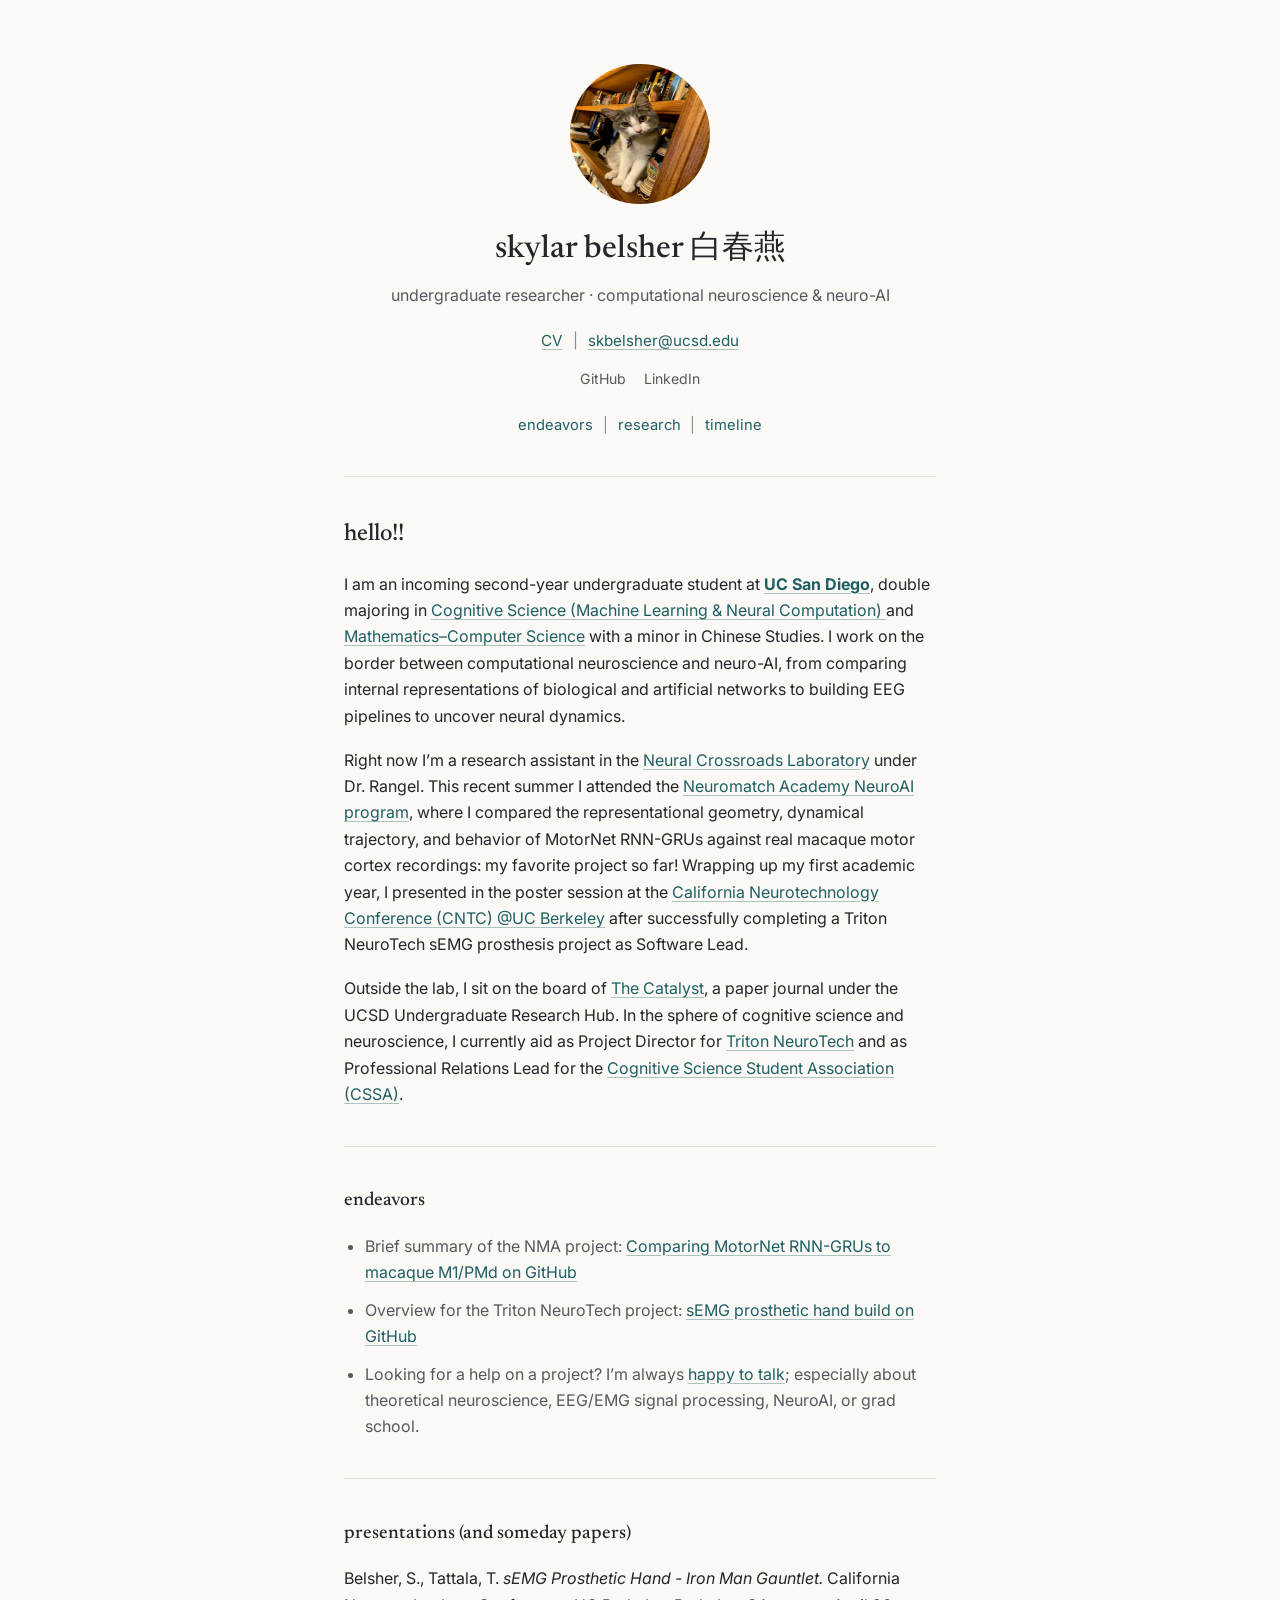
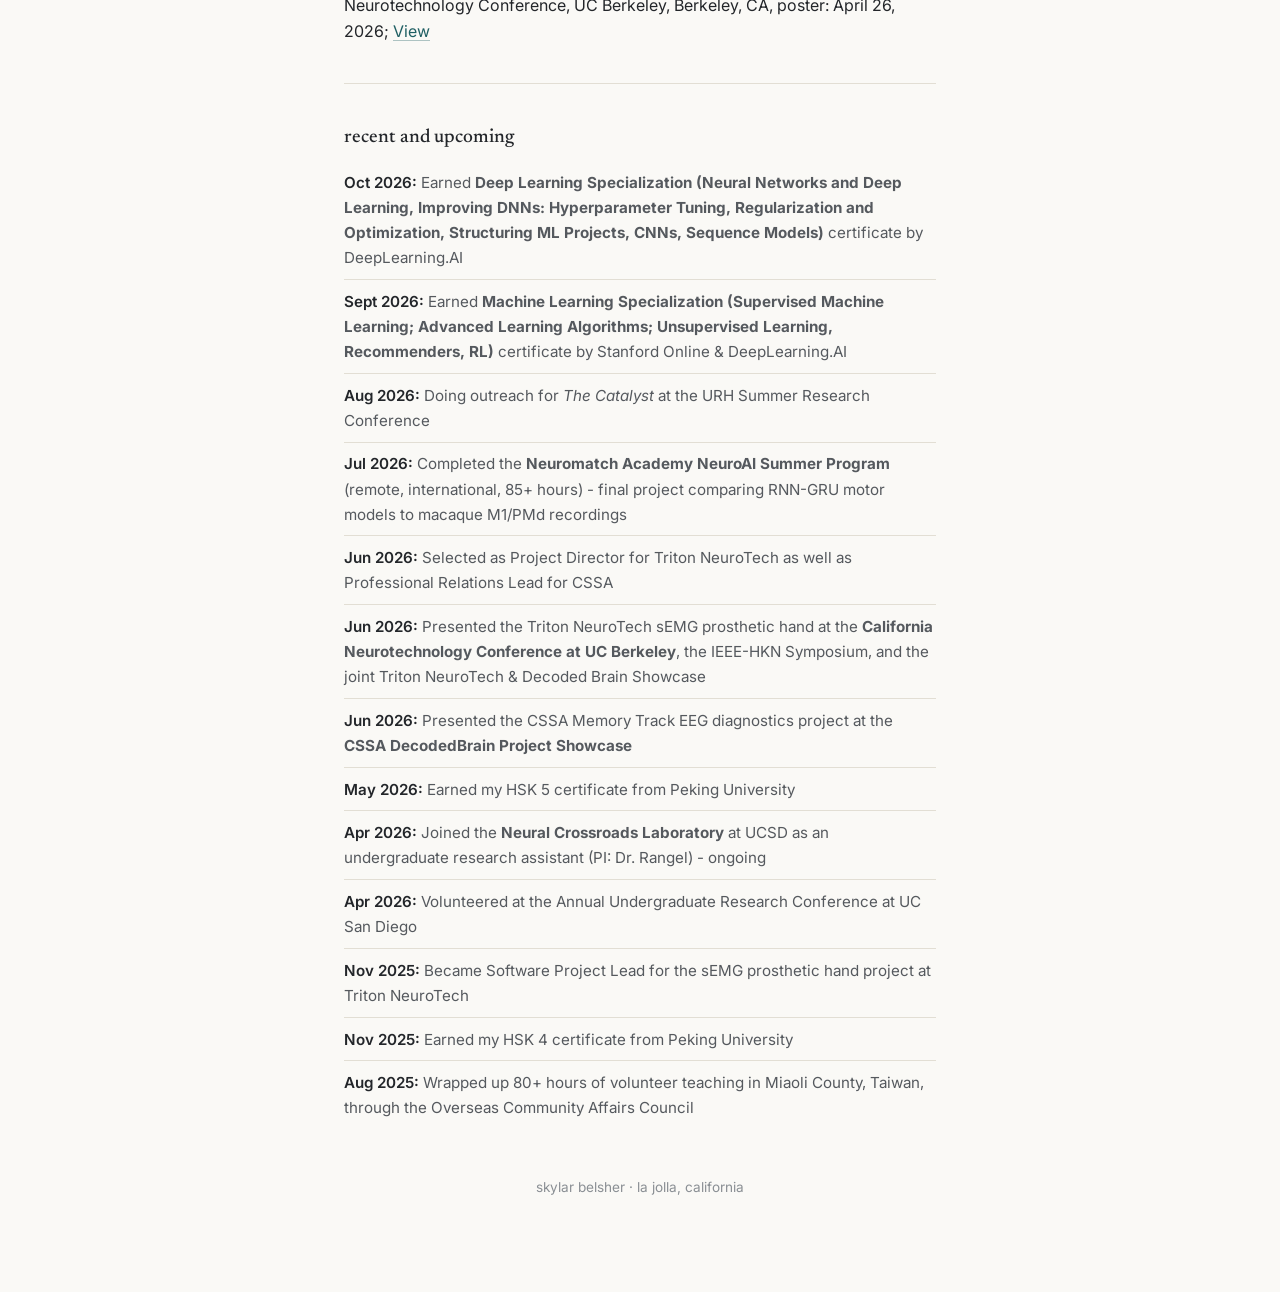
<file: index.html>
<!DOCTYPE html>
<html lang="en">
<head>
<meta charset="UTF-8">
<meta name="viewport" content="width=device-width, initial-scale=1.0">
<title>Skylar Belsher 白春燕</title>
<meta name="description" content="undergraduate researcher in computational neuroscience &amp; neuro-AI">
<meta property="og:site_name" content="Skylar Belsher 白春燕">
<script type="application/ld+json">
{
  "@context": "https://schema.org",
  "@type": "WebSite",
  "name": "Skylar Belsher 白春燕",
  "alternateName": ["Skylar Belsher", "skyebel"],
  "url": "https://skyebel.github.io/"
}
</script>
<meta name="google-site-verification" content="w43T97kLpbqfyFWpVVnH5vVUrUJePMoPupSEPdNgiFo" />
<link rel="preconnect" href="https://fonts.googleapis.com">
<link rel="preconnect" href="https://fonts.gstatic.com" crossorigin>
<link href="https://fonts.googleapis.com/css2?family=Newsreader:ital,wght@0,400;0,500;1,400&family=Inter:wght@400;500;600&display=swap" rel="stylesheet">
<link rel="stylesheet" href="style.css">
<link rel="icon" type="image/svg+xml" href="files/favicon-chunyan.svg">
</head>
<body>

<div class="page">

  <header class="masthead">
    <img class="portrait" src="files/cat1.jpg" alt="SB">    
    <h1><a href="/">Skylar Belsher</a> <span lang="zh">白春燕</span></h1>
    <p class="tagline">undergraduate researcher &middot; computational neuroscience &amp; neuro-AI</p>

    <p class="meta-line">
      <a href="https://www.youtube.com/watch?v=ybkqvKKpBPQ">CV</a> <span class="sep">|</span> <a href="mailto:skbelsher@ucsd.edu">skbelsher@ucsd.edu</a>
    </p>

    <p class="icon-row">
      <a href="https://github.com/skyebel" target="_blank" rel="noopener" aria-label="GitHub">GitHub</a>
      <a href="https://www.linkedin.com/in/skylar-belsher-1713b9285/" target="_blank" rel="noopener" aria-label="LinkedIn">LinkedIn</a>
    </p>

    <nav class="page-nav" aria-label="Sections">
      <a href="#endeavors">endeavors</a> <span class="sep">|</span>
      <a href="#research">research</a> <span class="sep">|</span>
      <a href="#timeline">timeline</a>
    </nav>
  </header>

  <hr>

  <main>

    <section id="hello">
      <h2>hello!!</h2>

      <p>
        I am an incoming second-year undergraduate student at <a href="https://www.ucsd.edu/" target="_blank" rel="noopener"><strong>UC San Diego</strong></a>, double majoring 
        in <a href="https://cogsci.ucsd.edu/" target="_blank" rel="noopener">Cognitive Science (Machine Learning &amp; Neural Computation) </a>
        and <a href="https://math.ucsd.edu//" target="_blank" rel="noopener">Mathematics&ndash;Computer Science</a> with a minor in Chinese Studies. 
        I work on the border between computational neuroscience and neuro-AI, from comparing internal representations of biological and artificial networks
        to building EEG pipelines to uncover neural dynamics.
      </p>

      <p>
        Right now I&rsquo;m a research assistant in the
        <a href="https://neuralcrossroads.ucsd.edu/" target="_blank" rel="noopener">Neural Crossroads Laboratory</a> under Dr. Rangel. This recent summer I attended the <a href="https://neuromatch.io/neuroai/" target="_blank" rel="noopener">Neuromatch Academy NeuroAI program</a>, 
        where I compared the representational geometry, dynamical trajectory, and behavior of MotorNet RNN-GRUs against real macaque motor cortex recordings: 
        my favorite project so far! Wrapping up my first academic year, I presented in the poster session at the <a href="https://neurotech.studentorg.berkeley.edu/conference.html" target="_blank" rel="noopener">California Neurotechnology Conference (CNTC) @UC Berkeley</a> after 
        successfully completing a Triton NeuroTech sEMG prosthesis project as Software Lead.
      </p>

      <p>
        Outside the lab, I sit on the board of <a href="https://catalyst-research.github.io/" target="_blank" rel="noopener">The Catalyst</a>, a paper journal under the UCSD Undergraduate Research Hub. In the sphere of cognitive science and neuroscience, I currently aid as Project
        Director for <a href="https://tritonneurotech.com/" target="_blank" rel="noopener">Triton NeuroTech</a> and as Professional Relations Lead for the <a href="https://cssa-ucsd.org/#/" target="_blank" rel="noopener">Cognitive Science Student Association (CSSA)</a>.
      </p>
    </section>

    <hr>

    <section id="endeavors">
      <h3>endeavors</h3>
      <ul class="quick-links">
        <li>Brief summary of the NMA project: <a href="https://github.com/lilytong0919/NMA-shichimi-rulebreakerhalf-comparing-network">Comparing MotorNet RNN-GRUs to macaque M1/PMd on GitHub</a></li>
        <li>Overview for the Triton NeuroTech project: <a href="https://github.com/skyebel/TNT_sEMG_Prosthesis_Project_2025-2026" target="_blank" rel="noopener">sEMG prosthetic hand build on GitHub</a></li>
        <li>Looking for a help on a project? I&rsquo;m always <a href="mailto:skbelcher@ucsd.edu">happy to talk</a>; especially about theoretical neuroscience, EEG/EMG signal processing, NeuroAI, or grad school.</li>
      </ul>
    </section>

    <hr>

    <section id="research">
      <h3>presentations (and someday papers)</h3>
      
      <p>Belsher, S., Tattala, T. <em>sEMG Prosthetic Hand - Iron Man Gauntlet.</em> California Neurotechnology Conference, UC Berkeley, Berkeley, CA, poster: April 26, 2026; <a href="https://drive.google.com/file/d/1DYNPa0U_blKSx-6KFc1fAIsUNBEod6rd/view">View</a></p>
    </section>
    
    <hr>

    <section id="timeline">
      <h3>recent and upcoming</h3>
      <ul class="timeline">
        <li><span class="date">Oct 2026:</span> Earned <Strong>Deep Learning Specialization (Neural Networks and Deep Learning, Improving DNNs: Hyperparameter Tuning, Regularization and Optimization, Structuring ML Projects, CNNs, Sequence Models)</Strong> certificate by DeepLearning.AI</li>
        <li><span class="date">Sept 2026:</span> Earned <Strong>Machine Learning Specialization (Supervised Machine Learning; Advanced Learning Algorithms; Unsupervised Learning, Recommenders, RL)</Strong> certificate by Stanford Online & DeepLearning.AI</li>
        <li><span class="date">Aug 2026:</span> Doing outreach for <em>The Catalyst</em> at the URH Summer Research Conference</li>
        <li><span class="date">Jul 2026:</span> Completed the <strong>Neuromatch Academy NeuroAI Summer Program</strong> (remote, international, 85+ hours) - final project comparing RNN-GRU motor models to macaque M1/PMd recordings</li>
        <li><span class="date">Jun 2026:</span> Selected as Project Director for Triton NeuroTech as well as Professional Relations Lead for CSSA</li>
        <li><span class="date">Jun 2026:</span> Presented the Triton NeuroTech sEMG prosthetic hand at the <strong>California Neurotechnology Conference at UC Berkeley</strong>, the IEEE-HKN Symposium, and the joint Triton NeuroTech & Decoded Brain Showcase</li>
        <li><span class="date">Jun 2026:</span> Presented the CSSA Memory Track EEG diagnostics project at the <strong>CSSA DecodedBrain Project Showcase</strong></li>
        <li><span class="date">May 2026:</span> Earned my HSK 5 certificate from Peking University</li>
        <li><span class="date">Apr 2026:</span> Joined the <strong>Neural Crossroads Laboratory</strong> at UCSD as an undergraduate research assistant (PI: Dr. Rangel) - ongoing</li>
        <li><span class="date">Apr 2026:</span> Volunteered at the Annual Undergraduate Research Conference at UC San Diego</li>
        <li><span class="date">Nov 2025:</span> Became Software Project Lead for the sEMG prosthetic hand project at Triton NeuroTech</li>
        <li><span class="date">Nov 2025:</span> Earned my HSK 4 certificate from Peking University</li>
        <li><span class="date">Aug 2025:</span> Wrapped up 80+ hours of volunteer teaching in Miaoli County, Taiwan, through the Overseas Community Affairs Council</li>
      </ul>
    </section>

  </main>

  <footer class="site-footer">
    <p>skylar belsher &middot; la jolla, california</p>
  </footer>

</div>

</body>
</html>
</file>
<file: style.css>
:root {
  --bg: #faf9f6;
  --ink: #23262a;
  --ink-dim: #55595e;
  --muted: #8a8f94;
  --line: #e2ded4;
  --accent: #1f5f63;

  --serif: "Newsreader", "Iowan Old Style", Georgia, serif;
  --sans: "Inter", -apple-system, BlinkMacSystemFont, "Segoe UI", sans-serif;
}

* { box-sizing: border-box; }

body {
  margin: 0;
  background: var(--bg);
  color: var(--ink);
  font-family: var(--sans);
  font-size: 16px;
  line-height: 1.65;
  -webkit-font-smoothing: antialiased;
}

@media (prefers-reduced-motion: reduce) {
  * { animation: none !important; transition: none !important; }
}

.page {
  max-width: 640px;
  margin: 0 auto;
  padding: 4rem 1.5rem 5rem;
}

a { color: var(--accent); text-decoration-color: rgba(31, 95, 99, 0.35); text-underline-offset: 3px; }
a:hover { text-decoration-color: var(--accent); }
a:focus-visible { outline: 2px solid var(--accent); outline-offset: 2px; }

hr { border: none; border-top: 1px solid var(--line); margin: 2.4rem 0; }

/* ---------- masthead ---------- */

.masthead { text-align: center; }

.portrait {
  width: 140px;
  height: 140px;
  margin: 0 auto 1.2rem;
  border-radius: 50%;
  background: var(--ink);
  color: var(--bg);
  display: flex;
  align-items: center;
  justify-content: center;
  font-family: var(--serif);
  font-size: 1.6rem;
  letter-spacing: 0.02em;
}

.masthead h1 {
  font-family: var(--serif);
  font-weight: 500;
  font-size: 2rem;
  margin: 0 0 0.4rem;
}
.masthead h1 a { color: var(--ink); text-decoration: none; text-transform: lowercase; }

.tagline {
  color: var(--ink-dim);
  font-size: 1rem;
  margin: 0 0 1.2rem;
}

.meta-line { margin: 0 0 0.9rem; font-size: 0.95rem; }
.sep { color: var(--muted); margin: 0 0.4em; }

.icon-row {
  display: flex;
  justify-content: center;
  gap: 1.1rem;
  margin: 0 0 1.4rem;
  font-size: 0.88rem;
}
.icon-row a { color: var(--ink-dim); text-decoration: none; }
.icon-row a:hover { color: var(--accent); }

.page-nav { font-size: 0.92rem; margin: 0; }
.page-nav a { text-decoration: none; }
.page-nav a:hover { text-decoration: underline; }

/* ---------- content ---------- */

main h2 {
  font-family: var(--serif);
  font-weight: 500;
  font-size: 1.5rem;
  margin: 0 0 1rem;
}
main h3 {
  font-family: var(--serif);
  font-weight: 500;
  font-size: 1.2rem;
  margin: 0 0 1rem;
}

main p { margin: 0 0 1.1rem; color: var(--ink); }
main p:last-child { margin-bottom: 0; }

.quick-links {
  list-style: disc;
  padding-left: 1.3rem;
  margin: 0;
}
.quick-links li { margin-bottom: 0.7rem; color: var(--ink-dim); }
.quick-links li:last-child { margin-bottom: 0; }

/* ---------- timeline ---------- */

.timeline {
  list-style: none;
  margin: 0;
  padding: 0;
}
.timeline li {
  padding: 0.55rem 0;
  border-bottom: 1px solid var(--line);
  font-size: 0.95rem;
  color: var(--ink-dim);
}
.timeline li:first-child { padding-top: 0; }
.timeline li:last-child { border-bottom: none; padding-bottom: 0; }
.timeline .date { color: var(--ink); font-weight: 600; }

/* ---------- footer ---------- */

.site-footer {
  margin-top: 3.5rem;
  text-align: center;
  color: var(--muted);
  font-size: 0.85rem;
}

/* ---------- responsive ---------- */

@media (max-width: 480px) {
  .page { padding: 2.6rem 1.2rem 3.5rem; }
  .masthead h1 { font-size: 1.6rem; }
  .icon-row { flex-wrap: wrap; gap: 0.8rem 1rem; }
}
</file>
